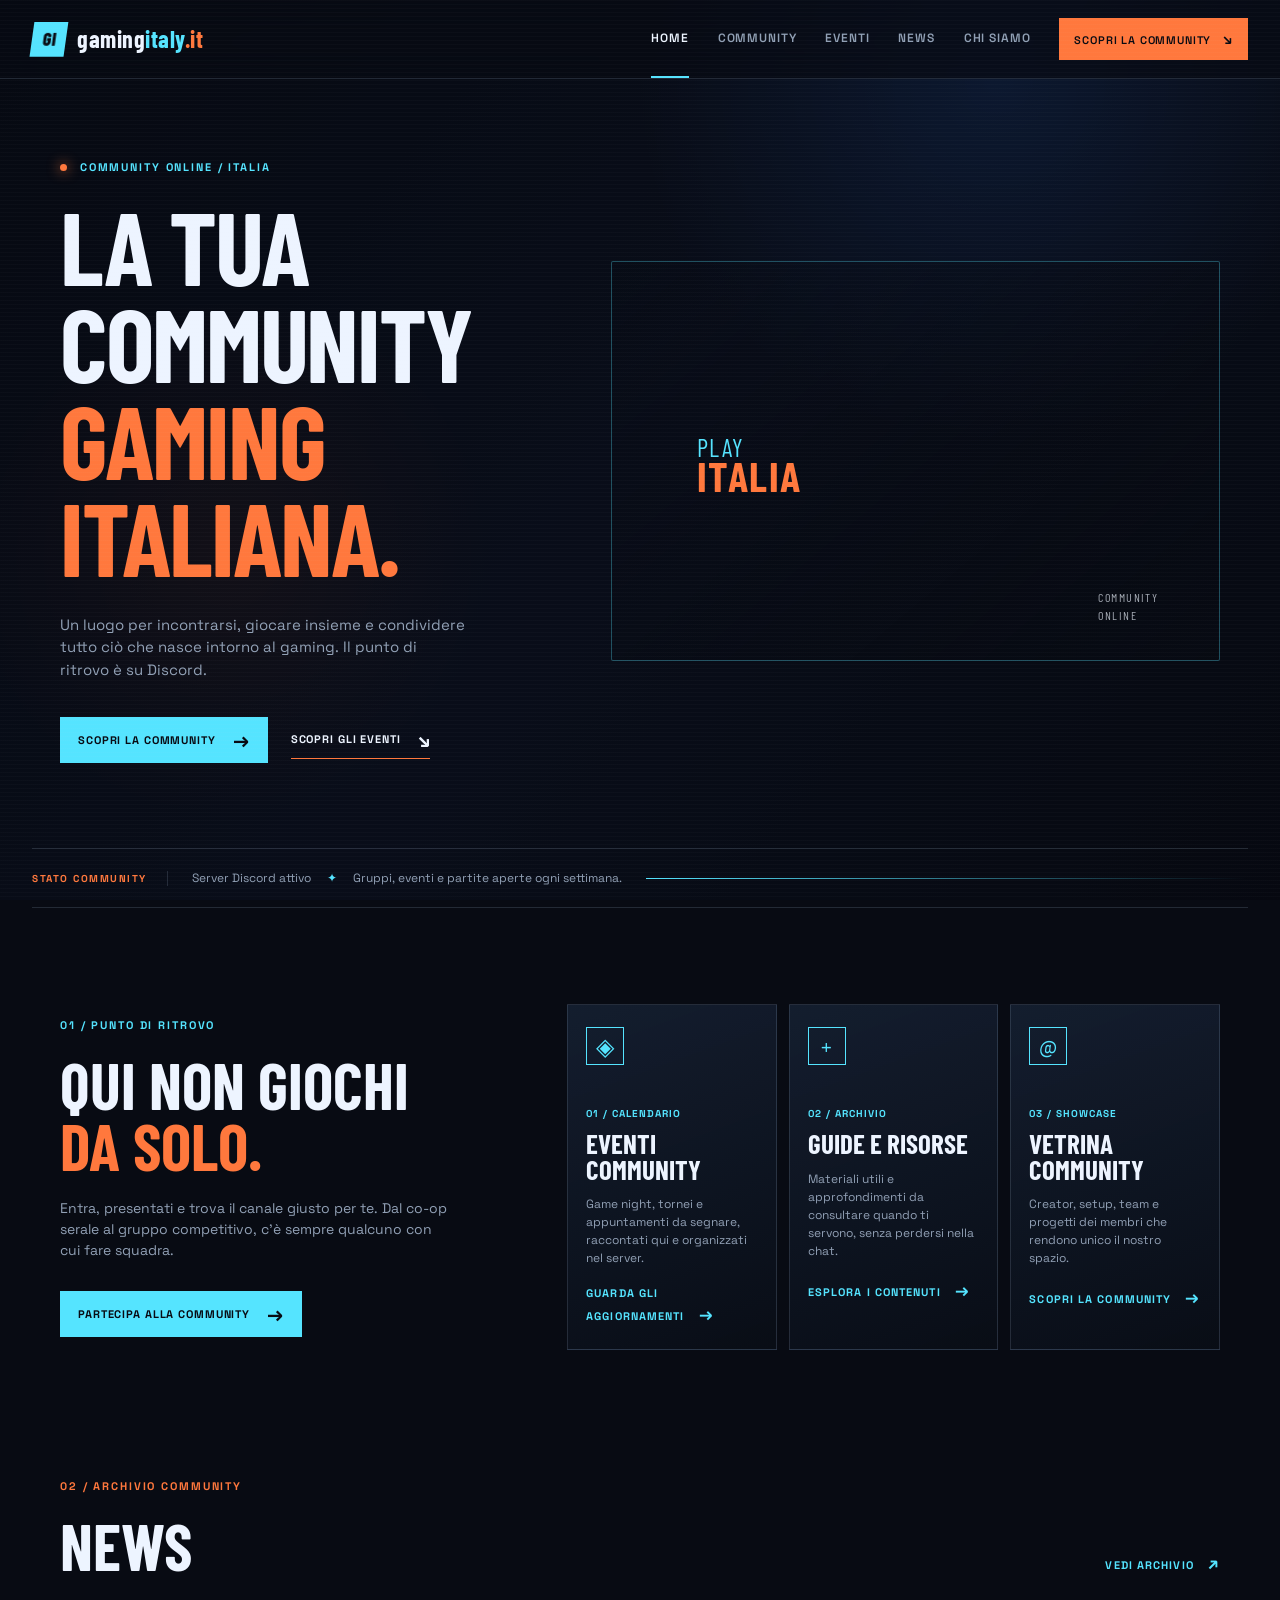
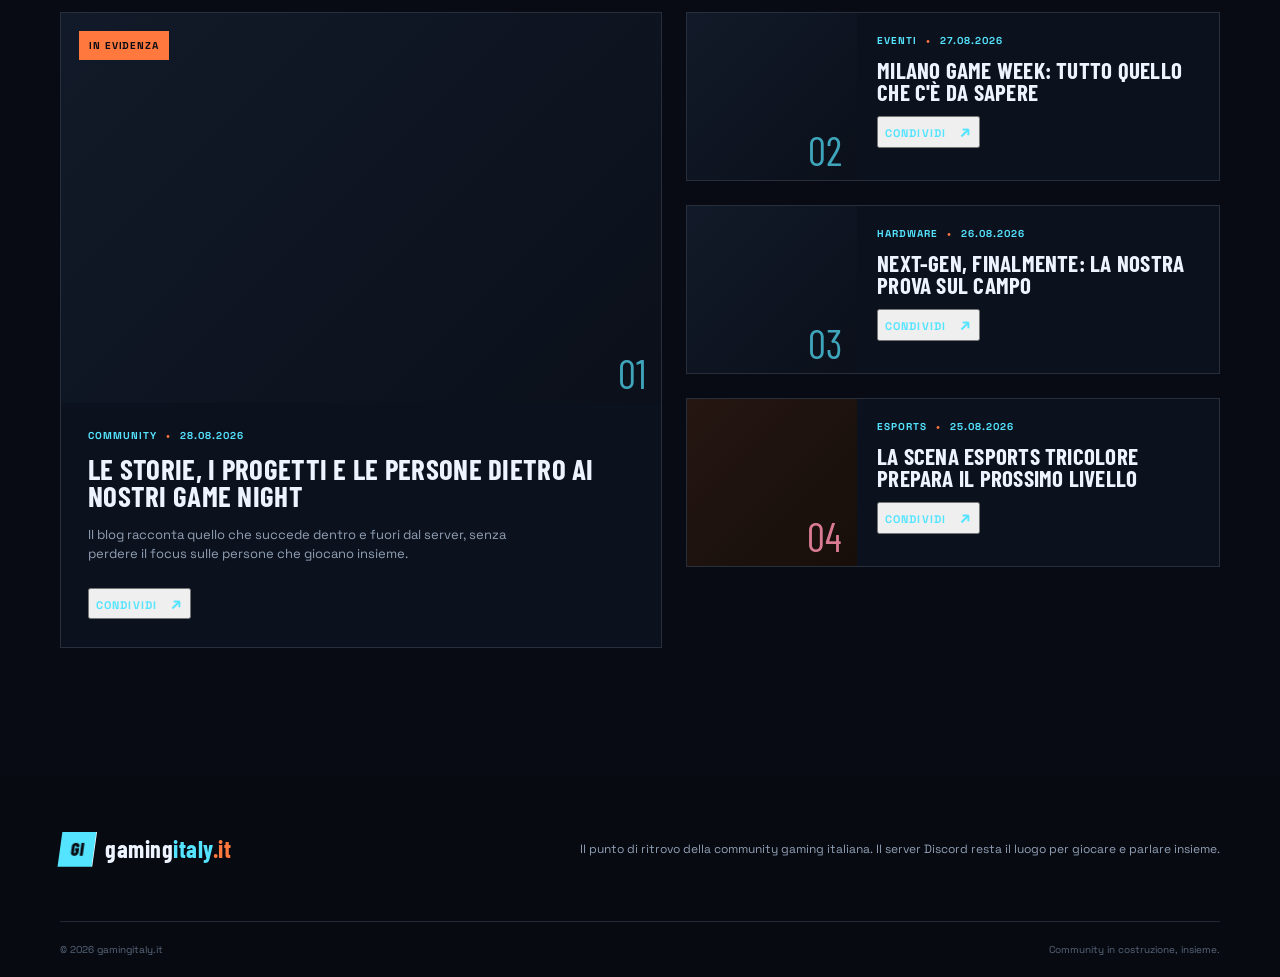
<file: index.html>
<!doctype html>
<html lang="it">
<head>
  <meta charset="UTF-8">
  <meta name="viewport" content="width=device-width, initial-scale=1.0">
  <meta name="description" content="Gaming Italy: trova giocatori, partecipa agli eventi ed entra nella community italiana su Discord.">
  <title>gamingitaly.it | Il gaming parla italiano</title>
  <link rel="preconnect" href="https://fonts.googleapis.com">
  <link rel="preconnect" href="https://fonts.gstatic.com" crossorigin>
  <link href="https://fonts.googleapis.com/css2?family=Barlow+Condensed:wght@500;600;700;800&family=Space+Grotesk:wght@400;500;600;700&display=swap" rel="stylesheet">
  <link rel="stylesheet" href="style.css">
  <script src="script.js" defer></script>
</head>
<body>
  <div class="scanlines" aria-hidden="true"></div>

  <header class="site-header">
    <nav class="navbar" aria-label="Navigazione principale">
      <a class="brand" href="#top" aria-label="Gaming Italy home">
        <span class="brand-mark">GI</span>
        <span class="brand-name">gaming<span>italy</span><b>.it</b></span>
      </a>

      <button class="menu-toggle" type="button" aria-expanded="false" aria-controls="primary-menu" aria-label="Apri menu">
        <span></span><span></span><span></span>
      </button>

      <div class="nav-menu" id="primary-menu">
        <a class="nav-link active" href="#top">Home</a>
        <a class="nav-link" href="#community">Community</a>
        <a class="nav-link" href="#eventi">Eventi</a>
        <a class="nav-link" href="#notizie">News</a>
        <a class="nav-link" href="#chi-siamo">Chi siamo</a>
        <a class="nav-cta" href="#community">Scopri la community <span aria-hidden="true">↘</span></a>
      </div>
    </nav>
  </header>

  <main id="top">
    <section class="hero section-shell" aria-labelledby="hero-title">
      <div class="hero-copy">
        <p class="eyebrow"><span class="status-dot"></span> Community online / Italia</p>
        <h1 id="hero-title">La tua community<br><em>gaming italiana.</em></h1>
        <p class="hero-intro">Un luogo per incontrarsi, giocare insieme e condividere tutto ciò che nasce intorno al gaming. Il punto di ritrovo è su Discord.</p>
        <div class="hero-actions">
          <a class="button button-primary" href="#community">Scopri la community <span aria-hidden="true">→</span></a>
          <a class="button button-quiet" href="#eventi">Scopri gli eventi <span aria-hidden="true">↘</span></a>
        </div>
      </div>
      <div class="hero-visual" aria-label="Immagine di una sessione gaming competitiva" role="img">
        <div class="hero-label">PLAY<br><strong>ITALIA</strong></div>
        <div class="hero-coordinate">COMMUNITY<br>ONLINE</div>
      </div>
    </section>

    <section class="ticker" aria-label="Ultimi aggiornamenti">
      <div class="ticker-label">Stato community</div>
      <p>Server Discord attivo <span>✦</span> Gruppi, eventi e partite aperte ogni settimana.</p>
      <div class="ticker-line"></div>
    </section>

    <section class="community-section section-shell" id="community" aria-labelledby="community-title">
      <div class="community-intro">
        <p class="eyebrow">01 / Punto di ritrovo</p>
        <h2 id="community-title">Qui non giochi<br><em>da solo.</em></h2>
        <p>Entra, presentati e trova il canale giusto per te. Dal co-op serale al gruppo competitivo, c'è sempre qualcuno con cui fare squadra.</p>
        <a class="button button-primary" href="#community">Partecipa alla community <span aria-hidden="true">→</span></a>
      </div>
      <div class="community-rail" id="eventi">
        <article class="community-card" id="eventi"><span class="community-icon">◈</span><p class="card-meta">01 / Calendario</p><h3>Eventi community</h3><p>Game night, tornei e appuntamenti da segnare, raccontati qui e organizzati nel server.</p><a class="read-link" href="#notizie">Guarda gli aggiornamenti <span aria-hidden="true">→</span></a></article>
        <article class="community-card"><span class="community-icon">+</span><p class="card-meta">02 / Archivio</p><h3>Guide e risorse</h3><p>Materiali utili e approfondimenti da consultare quando ti servono, senza perdersi nella chat.</p><a class="read-link" href="#notizie">Esplora i contenuti <span aria-hidden="true">→</span></a></article>
        <article class="community-card"><span class="community-icon">@</span><p class="card-meta">03 / Showcase</p><h3>Vetrina community</h3><p>Creator, setup, team e progetti dei membri che rendono unico il nostro spazio.</p><a class="read-link" href="#community">Scopri la community <span aria-hidden="true">→</span></a></article>
      </div>
    </section>

    <section class="news-section section-shell" id="notizie" aria-labelledby="news-title">
      <div class="section-heading">
        <div>
          <p class="eyebrow orange-eyebrow">02 / Archivio community</p>
          <h2 id="news-title">News</h2>
        </div>
        <a class="text-link" href="#notizie">Vedi archivio <span aria-hidden="true">↗</span></a>
      </div>

      <div class="news-layout">
        <article class="featured-card news-card">
          <div class="card-image image-featured"><span class="card-tag">In evidenza</span><span class="image-stamp">01</span></div>
          <div class="card-content">
            <p class="card-meta">Community <span>•</span> 28.08.2026</p>
            <h3>Le storie, i progetti e le persone dietro ai nostri game night</h3>
            <p class="card-excerpt">Il blog racconta quello che succede dentro e fuori dal server, senza perdere il focus sulle persone che giocano insieme.</p>
            <button class="read-link share-article" type="button" data-share="Le storie, i progetti e le persone dietro ai nostri game night">Condividi <span aria-hidden="true">↗</span></button>
          </div>
        </article>

        <div class="news-list">
          <article class="compact-card news-card">
            <div class="card-image image-compact image-city"><span class="image-stamp">02</span></div>
            <div class="card-content">
              <p class="card-meta">Eventi <span>•</span> 27.08.2026</p>
              <h3>Milano Game Week: tutto quello che c'è da sapere</h3>
              <button class="read-link share-article" type="button" data-share="Milano Game Week: tutto quello che c'è da sapere">Condividi <span aria-hidden="true">↗</span></button>
            </div>
          </article>
          <article class="compact-card news-card">
            <div class="card-image image-compact image-controller"><span class="image-stamp">03</span></div>
            <div class="card-content">
              <p class="card-meta">Hardware <span>•</span> 26.08.2026</p>
              <h3>Next-gen, finalmente: la nostra prova sul campo</h3>
              <button class="read-link share-article" type="button" data-share="Next-gen, finalmente: la nostra prova sul campo">Condividi <span aria-hidden="true">↗</span></button>
            </div>
          </article>
          <article class="compact-card news-card">
            <div class="card-image image-compact image-esports"><span class="image-stamp">04</span></div>
            <div class="card-content">
              <p class="card-meta">Esports <span>•</span> 25.08.2026</p>
              <h3>La scena esports tricolore prepara il prossimo livello</h3>
              <button class="read-link share-article" type="button" data-share="La scena esports tricolore prepara il prossimo livello">Condividi <span aria-hidden="true">↗</span></button>
            </div>
          </article>
        </div>
      </div>
    </section>

  </main>

  <footer class="site-footer" id="chi-siamo">
    <div class="section-shell footer-main">
      <a class="brand" href="#top" aria-label="Torna in cima">
        <span class="brand-mark">GI</span>
        <span class="brand-name">gaming<span>italy</span><b>.it</b></span>
      </a>
      <p class="footer-note">Il punto di ritrovo della community gaming italiana. Il server Discord resta il luogo per giocare e parlare insieme.</p>
    </div>
    <div class="section-shell footer-bottom">
      <span>© <span id="current-year">2026</span> gamingitaly.it</span>
      <div><span>Community in costruzione, insieme.</span></div>
    </div>
  </footer>
</body>
</html>
</file>
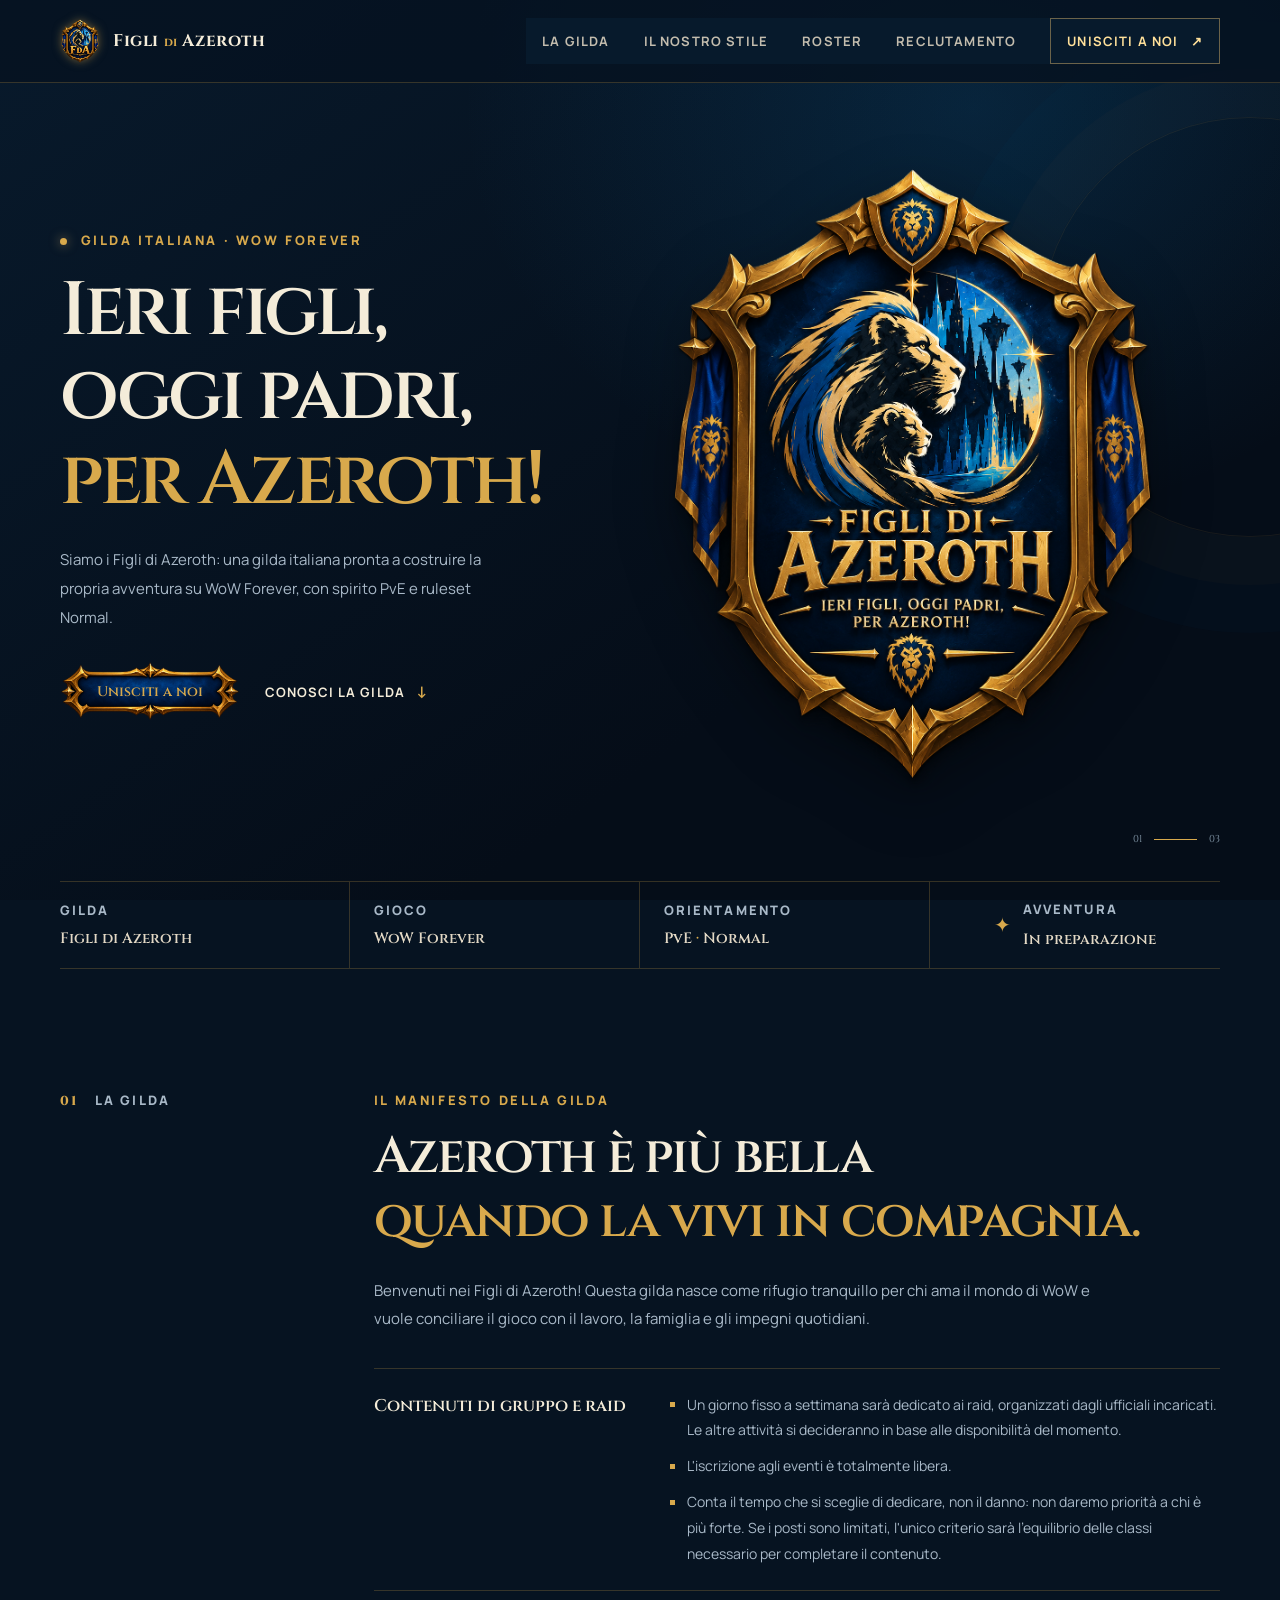
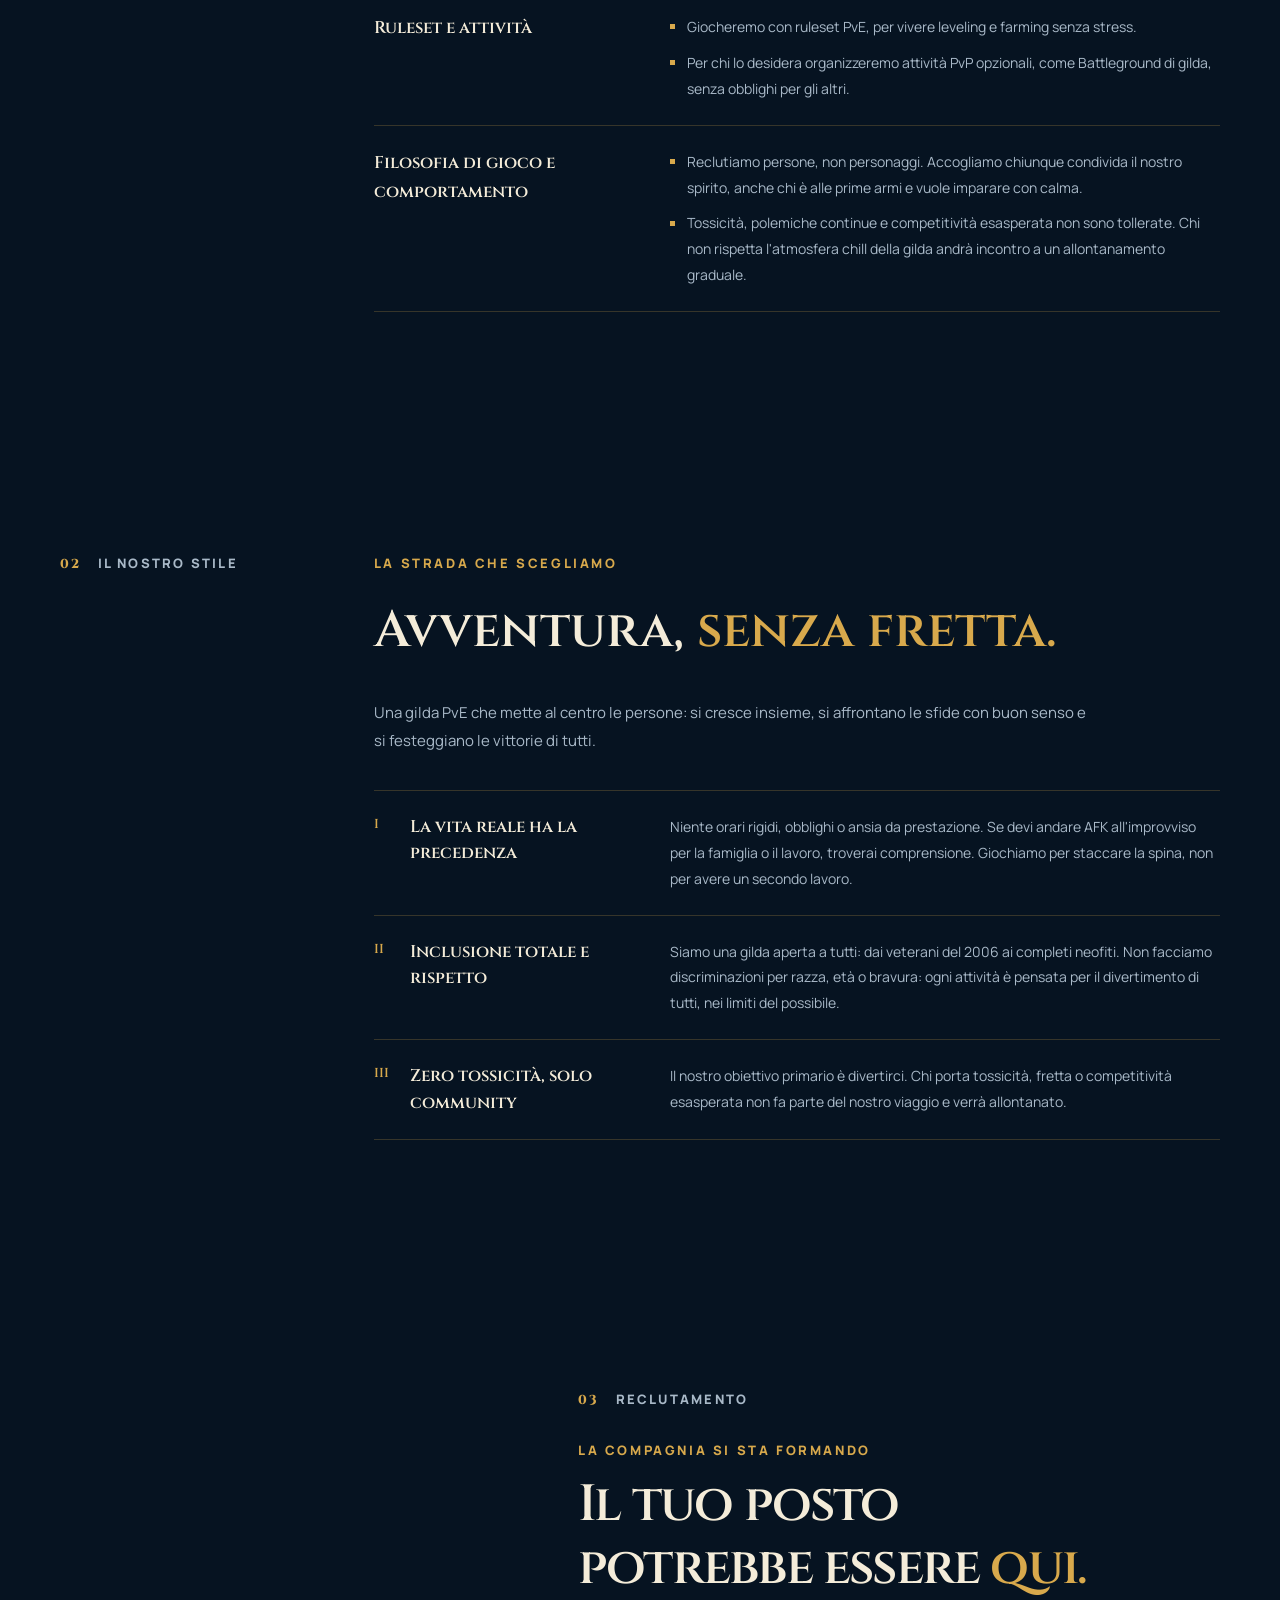
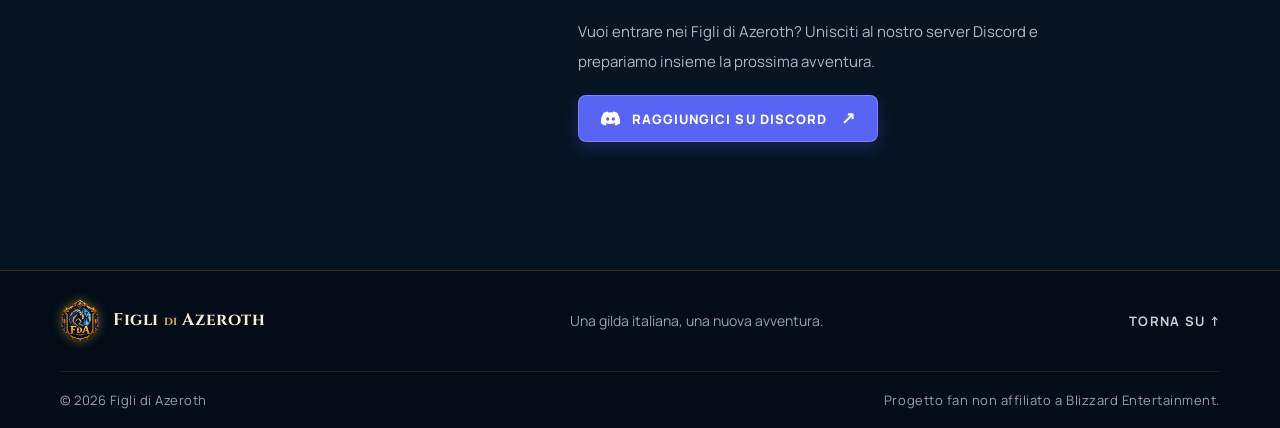
<file: figli-di-azeroth/index.html>
<!doctype html>
<html lang="it">
<head>
  <meta charset="UTF-8">
  <meta name="viewport" content="width=device-width, initial-scale=1.0">
  <meta name="theme-color" content="#061321">
  <meta name="description" content="Figli di Azeroth: gilda italiana di WoW Forever con ruleset PvE / Normal. Scopri la gilda e preparati a partire per Azeroth.">
  <title>Figli di Azeroth — Gilda italiana WoW Forever</title>
  <link rel="preconnect" href="https://fonts.googleapis.com">
  <link rel="preconnect" href="https://fonts.gstatic.com" crossorigin>
  <link href="https://fonts.googleapis.com/css2?family=Cinzel:wght@500;600;700;800&family=Manrope:wght@400;500;600;700&display=swap" rel="stylesheet">
  <link rel="stylesheet" href="style.css">
  <script src="script.js" defer></script>
</head>
<body>
  <div class="ambient" aria-hidden="true"></div>
  <header class="site-header">
    <nav class="nav wrap" aria-label="Navigazione principale">
      <a class="brand" href="#inizio" aria-label="Figli di Azeroth, home">
        <img class="brand-crest" src="icona.png" alt="" aria-hidden="true">
        <span class="brand-name">Figli <i>di</i> Azeroth</span>
      </a>
      <button class="menu-toggle" type="button" aria-expanded="false" aria-controls="site-menu" aria-label="Apri menu">
        <span></span><span></span><span></span>
      </button>
      <div class="menu" id="site-menu">
        <a href="#gilda">La gilda</a>
        <a href="#stile">Il nostro stile</a>
        <a href="roster.html">Roster</a>
        <a href="#reclutamento">Reclutamento</a>
        <a class="nav-cta" href="#reclutamento">Unisciti a noi <span aria-hidden="true">↗</span></a>
      </div>
    </nav>
  </header>

  <main id="inizio">
    <section class="hero wrap" aria-labelledby="hero-title">
      <div class="hero-copy">
        <p class="eyebrow"><span class="live-dot"></span> Gilda italiana · WoW Forever</p>
        <h1 id="hero-title">Ieri figli,<br>oggi padri,<br><em>per Azeroth!</em></h1>
        <p class="hero-lead">Siamo i Figli di Azeroth: una gilda italiana pronta a costruire la propria avventura su WoW Forever, con spirito PvE e ruleset Normal.</p>
        <div class="hero-actions">
          <a class="button button-gold" href="#reclutamento">Unisciti a noi</a>
          <a class="text-button" href="#gilda">Conosci la gilda <span aria-hidden="true">↓</span></a>
        </div>
      </div>
      <div class="hero-art">
        <img class="hero-logo" src="logo.png" alt="Stemma Figli di Azeroth: leoni, castello azzurro e motto Ieri figli, oggi padri, per Azeroth!">
      </div>
      <div class="hero-index" aria-hidden="true">01 <span></span> 03</div>
    </section>

    <section class="facts wrap" aria-label="Informazioni sulla gilda">
      <div class="fact"><span class="fact-label">Gilda</span><strong>Figli di Azeroth</strong></div>
      <div class="fact"><span class="fact-label">Gioco</span><strong>WoW Forever</strong></div>
      <div class="fact"><span class="fact-label">Orientamento</span><strong>PvE <i>·</i> Normal</strong></div>
      <div class="fact fact-status"><span class="status-icon">✦</span><span><span class="fact-label">Avventura</span><strong>In preparazione</strong></span></div>
    </section>

    <section class="intro section wrap" id="gilda" aria-labelledby="guild-title">
      <div class="section-kicker"><span>01</span> La gilda</div>
      <div class="intro-content">
        <p class="eyebrow">Il manifesto della gilda</p>
        <h2 id="guild-title">Azeroth è più bella<br><em>quando la vivi in compagnia.</em></h2>
        <p class="manifesto-lead">Benvenuti nei Figli di Azeroth! Questa gilda nasce come rifugio tranquillo per chi ama il mondo di WoW e vuole conciliare il gioco con il lavoro, la famiglia e gli impegni quotidiani.</p>
        <div class="manifesto">
          <article class="manifesto-topic">
            <h3>Contenuti di gruppo e raid</h3>
            <ul>
              <li>Un giorno fisso a settimana sarà dedicato ai raid, organizzati dagli ufficiali incaricati. Le altre attività si decideranno in base alle disponibilità del momento.</li>
              <li>L'iscrizione agli eventi è totalmente libera.</li>
              <li>Conta il tempo che si sceglie di dedicare, non il danno: non daremo priorità a chi è più forte. Se i posti sono limitati, l'unico criterio sarà l'equilibrio delle classi necessario per completare il contenuto.</li>
            </ul>
          </article>
          <article class="manifesto-topic">
            <h3>Ruleset e attività</h3>
            <ul>
              <li>Giocheremo con ruleset PvE, per vivere leveling e farming senza stress.</li>
              <li>Per chi lo desidera organizzeremo attività PvP opzionali, come Battleground di gilda, senza obblighi per gli altri.</li>
            </ul>
          </article>
          <article class="manifesto-topic">
            <h3>Filosofia di gioco e comportamento</h3>
            <ul>
              <li>Reclutiamo persone, non personaggi. Accogliamo chiunque condivida il nostro spirito, anche chi è alle prime armi e vuole imparare con calma.</li>
              <li>Tossicità, polemiche continue e competitività esasperata non sono tollerate. Chi non rispetta l'atmosfera chill della gilda andrà incontro a un allontanamento graduale.</li>
            </ul>
          </article>
        </div>
      </div>
    </section>

    <section class="style-section section wrap" id="stile" aria-labelledby="style-title">
      <div class="section-kicker"><span>02</span> Il nostro stile</div>
      <div class="style-content">
        <p class="eyebrow">La strada che scegliamo</p>
        <h2 id="style-title">Avventura, <em>senza fretta.</em></h2>
        <p class="style-lead">Una gilda PvE che mette al centro le persone: si cresce insieme, si affrontano le sfide con buon senso e si festeggiano le vittorie di tutti.</p>
        <div class="pillars">
          <article class="pillar">
            <h3><span class="pillar-number">I</span>La vita reale ha la precedenza</h3><p>Niente orari rigidi, obblighi o ansia da prestazione. Se devi andare AFK all'improvviso per la famiglia o il lavoro, troverai comprensione. Giochiamo per staccare la spina, non per avere un secondo lavoro.</p>
          </article>
          <article class="pillar">
            <h3><span class="pillar-number">II</span>Inclusione totale e rispetto</h3><p>Siamo una gilda aperta a tutti: dai veterani del 2006 ai completi neofiti. Non facciamo discriminazioni per razza, età o bravura: ogni attività è pensata per il divertimento di tutti, nei limiti del possibile.</p>
          </article>
          <article class="pillar">
            <h3><span class="pillar-number">III</span>Zero tossicità, solo community</h3><p>Il nostro obiettivo primario è divertirci. Chi porta tossicità, fretta o competitività esasperata non fa parte del nostro viaggio e verrà allontanato.</p>
          </article>
        </div>
      </div>
    </section>

    <section class="join section wrap" id="reclutamento" aria-labelledby="join-title">
      <div class="join-emblem">
        <img class="join-logo" src="logo_small.png?v=2" alt="Stemma dei Figli di Azeroth">
      </div>
      <div class="join-copy">
        <div class="section-kicker"><span>03</span> Reclutamento</div>
        <p class="eyebrow">La compagnia si sta formando</p>
        <h2 id="join-title">Il tuo posto<br>potrebbe essere <em>qui.</em></h2>
        <p>Vuoi entrare nei Figli di Azeroth? Unisciti al nostro server Discord e prepariamo insieme la prossima avventura.</p>
        <a class="button discord-cta" href="https://discord.gg/UzZQa9hVy2" target="_blank" rel="noopener noreferrer">
          <svg class="discord-icon" viewBox="0 0 24 24" aria-hidden="true" focusable="false"><path d="M19.7 5.3a18 18 0 0 0-4.4-1.4l-.6 1.2a16.5 16.5 0 0 0-5.4 0l-.6-1.2a18 18 0 0 0-4.4 1.4C1.5 9.4.7 13.4 1.1 17.4a18 18 0 0 0 5.4 2.7l1.2-2a11 11 0 0 1-1.9-.9l.5-.4a12.8 12.8 0 0 0 11.4 0l.5.4a11 11 0 0 1-1.9.9l1.2 2a18 18 0 0 0 5.4-2.7c.5-4.6-.8-8.6-3.2-12.1ZM8.8 14.7c-1 0-1.8-.9-1.8-2s.8-2 1.8-2 1.8.9 1.8 2-.8 2-1.8 2Zm6.4 0c-1 0-1.8-.9-1.8-2s.8-2 1.8-2 1.8.9 1.8 2-.8 2-1.8 2Z"/></svg>
          Raggiungici su Discord <span class="discord-arrow" aria-hidden="true">↗</span>
        </a>
      </div>
    </section>
  </main>

  <footer class="footer">
    <div class="wrap footer-main">
      <a class="brand" href="#inizio" aria-label="Torna all'inizio">
        <img class="brand-crest" src="icona.png" alt="" aria-hidden="true">
        <span class="brand-name">Figli <i>di</i> Azeroth</span>
      </a>
      <p>Una gilda italiana, una nuova avventura.</p>
      <a class="back-top" href="#inizio">Torna su ↑</a>
    </div>
    <div class="wrap footer-bottom"><span>© <span id="current-year"></span> Figli di Azeroth</span><span>Progetto fan non affiliato a Blizzard Entertainment.</span></div>
  </footer>
</body>
</html>
</file>
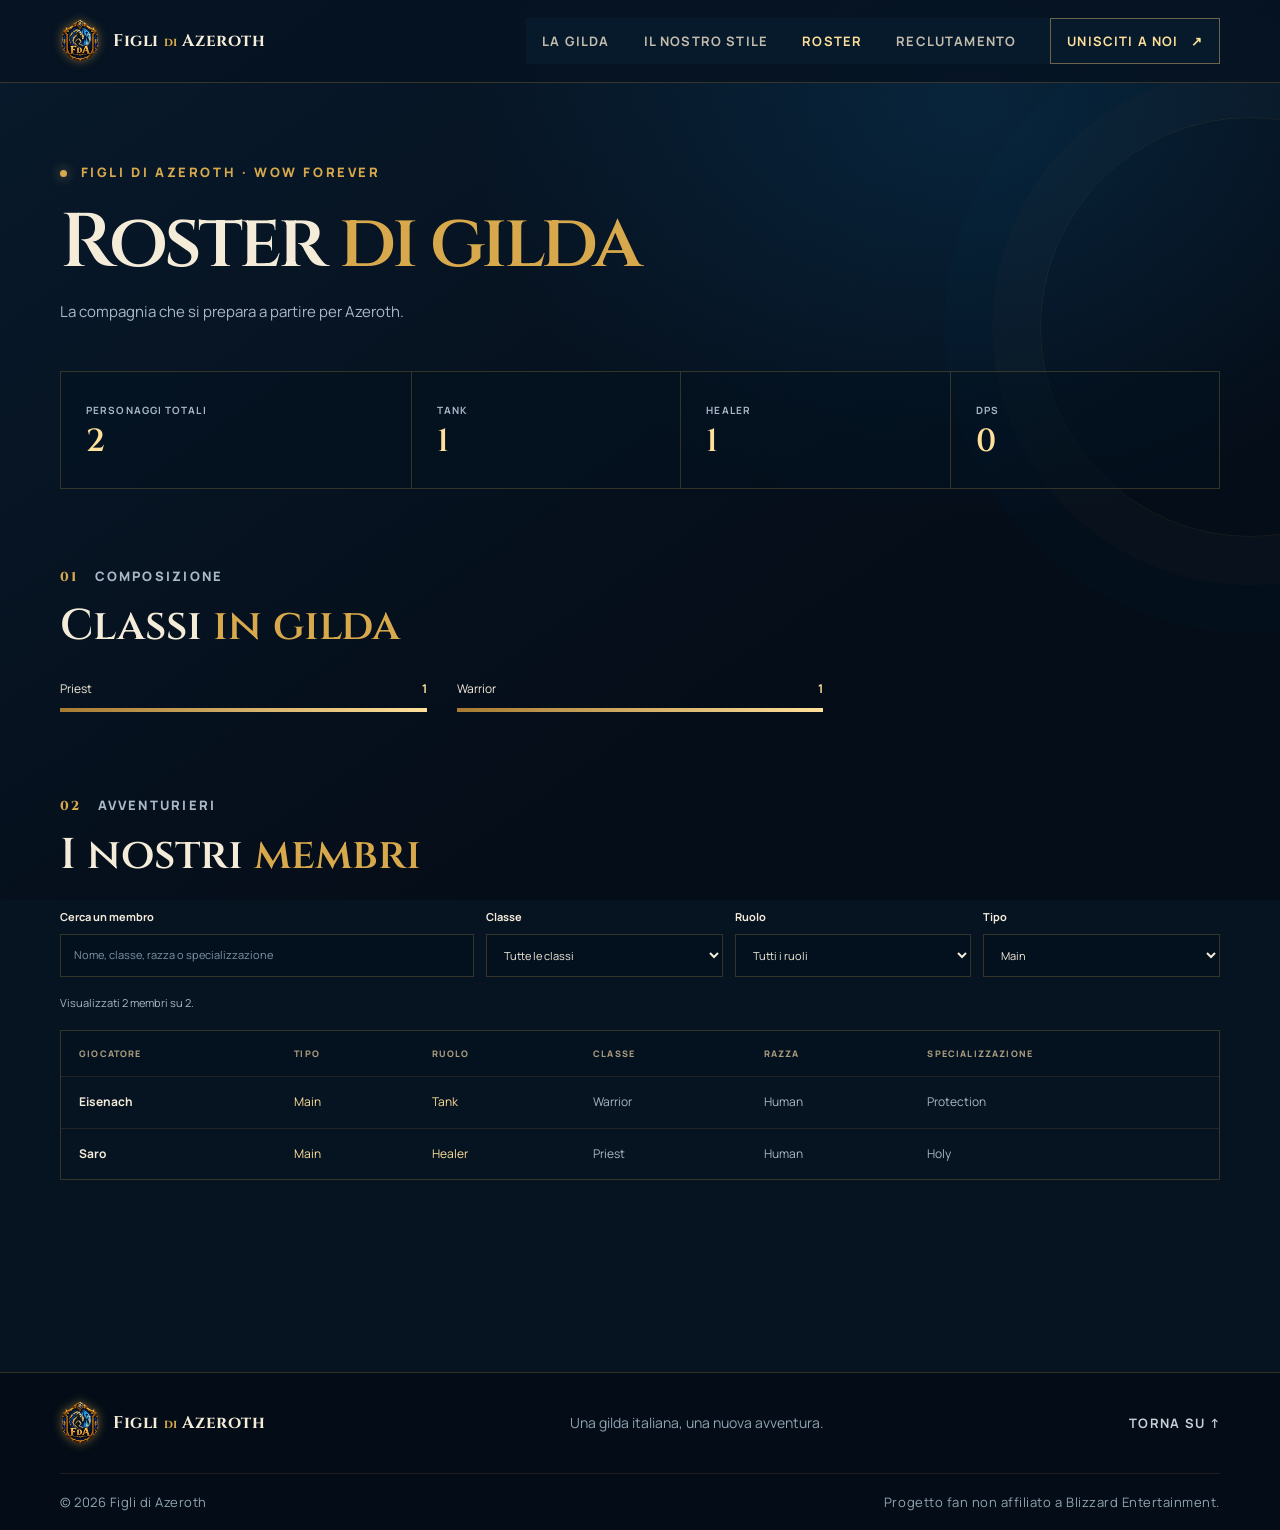
<file: figli-di-azeroth/roster.html>
<!doctype html>
<html lang="it">
<head>
  <meta charset="UTF-8">
  <meta name="viewport" content="width=device-width, initial-scale=1.0">
  <meta name="theme-color" content="#061321">
  <meta name="description" content="Consulta il roster dei Figli di Azeroth e le statistiche della gilda.">
  <title>Roster — Figli di Azeroth</title>
  <link rel="preconnect" href="https://fonts.googleapis.com">
  <link rel="preconnect" href="https://fonts.gstatic.com" crossorigin>
  <link href="https://fonts.googleapis.com/css2?family=Cinzel:wght@500;600;700;800&family=Manrope:wght@400;500;600;700&display=swap" rel="stylesheet">
  <link rel="stylesheet" href="style.css">
  <script src="script.js" defer></script>
  <script src="roster.js" defer></script>
</head>
<body>
  <div class="ambient" aria-hidden="true"></div>
  <header class="site-header">
    <nav class="nav wrap" aria-label="Navigazione principale">
      <a class="brand" href="index.html#inizio" aria-label="Figli di Azeroth, home">
        <img class="brand-crest" src="icona.png" alt="" aria-hidden="true">
        <span class="brand-name">Figli <i>di</i> Azeroth</span>
      </a>
      <button class="menu-toggle" type="button" aria-expanded="false" aria-controls="site-menu" aria-label="Apri menu">
        <span></span><span></span><span></span>
      </button>
      <div class="menu" id="site-menu">
        <a href="index.html#gilda">La gilda</a>
        <a href="index.html#stile">Il nostro stile</a>
        <a href="roster.html" aria-current="page">Roster</a>
        <a href="index.html#reclutamento">Reclutamento</a>
        <a class="nav-cta" href="index.html#reclutamento">Unisciti a noi <span aria-hidden="true">↗</span></a>
      </div>
    </nav>
  </header>

  <main class="roster-page wrap">
    <section class="roster-heading" aria-labelledby="roster-title">
      <p class="eyebrow"><span class="live-dot"></span> Figli di Azeroth · WoW Forever</p>
      <h1 id="roster-title">Roster <em>di gilda</em></h1>
      <p>La compagnia che si prepara a partire per Azeroth.</p>
    </section>

    <section class="roster-dashboard" aria-label="Statistiche del roster" aria-live="polite">
      <article class="roster-stat roster-stat-total">
        <span class="roster-stat-label">Personaggi totali</span>
        <strong id="member-count">—</strong>
      </article>
      <article class="roster-stat">
        <span class="roster-stat-label">Tank</span>
        <strong id="tank-count">—</strong>
      </article>
      <article class="roster-stat">
        <span class="roster-stat-label">Healer</span>
        <strong id="healer-count">—</strong>
      </article>
      <article class="roster-stat">
        <span class="roster-stat-label">DPS</span>
        <strong id="dps-count">—</strong>
      </article>
    </section>

    <section class="roster-overview" aria-labelledby="class-heading">
      <div class="roster-section-heading">
        <p class="section-kicker"><span>01</span> Composizione</p>
        <h2 id="class-heading">Classi <em>in gilda</em></h2>
      </div>
      <div class="class-breakdown" id="class-breakdown" aria-live="polite"></div>
    </section>

    <section class="roster-members" aria-labelledby="members-heading">
      <div class="roster-section-heading">
        <p class="section-kicker"><span>02</span> Avventurieri</p>
        <h2 id="members-heading">I nostri <em>membri</em></h2>
      </div>
      <div class="roster-filters">
        <div class="roster-filter-field">
          <label for="roster-search">Cerca un membro</label>
          <input id="roster-search" class="roster-search" type="search" placeholder="Nome, classe, razza o specializzazione" autocomplete="off">
        </div>
        <div class="roster-filter-field">
          <label for="class-filter">Classe</label>
          <select id="class-filter" class="roster-select">
            <option value="">Tutte le classi</option>
            <option value="Warrior">Warrior</option>
            <option value="Rogue">Rogue</option>
            <option value="Warlock">Warlock</option>
            <option value="Druid">Druid</option>
            <option value="Mage">Mage</option>
            <option value="Priest">Priest</option>
            <option value="Hunter">Hunter</option>
            <option value="Paladin">Paladin</option>
            <option value="Shaman">Shaman</option>
          </select>
        </div>
        <div class="roster-filter-field">
          <label for="role-filter">Ruolo</label>
          <select id="role-filter" class="roster-select">
            <option value="">Tutti i ruoli</option>
            <option value="Tank">Tank</option>
            <option value="Healer">Healer</option>
            <option value="DPS">DPS</option>
          </select>
        </div>
        <div class="roster-filter-field">
          <label for="type-filter">Tipo</label>
          <select id="type-filter" class="roster-select">
            <option value="Main" selected>Main</option>
            <option value="Alt">Alt</option>
          </select>
        </div>
      </div>
      <p class="roster-status" id="roster-status" role="status">Caricamento roster…</p>
      <div class="roster-table-wrap">
        <table class="roster-table">
          <thead>
            <tr>
              <th scope="col">Giocatore</th>
              <th scope="col">Tipo</th>
              <th scope="col">Ruolo</th>
              <th scope="col">Classe</th>
              <th scope="col">Razza</th>
              <th scope="col">Specializzazione</th>
            </tr>
          </thead>
          <tbody id="roster-body"></tbody>
        </table>
      </div>
    </section>

  </main>

  <footer class="footer">
    <div class="wrap footer-main">
      <a class="brand" href="index.html#inizio" aria-label="Torna alla pagina della gilda">
        <img class="brand-crest" src="icona.png" alt="" aria-hidden="true">
        <span class="brand-name">Figli <i>di</i> Azeroth</span>
      </a>
      <p>Una gilda italiana, una nuova avventura.</p>
      <a class="back-top" href="#roster-title">Torna su ↑</a>
    </div>
    <div class="wrap footer-bottom"><span>© <span id="current-year"></span> Figli di Azeroth</span><span>Progetto fan non affiliato a Blizzard Entertainment.</span></div>
  </footer>
</body>
</html>
</file>
<file: style.css>
:root {
  --ink: #080b13;
  --panel: #0e1420;
  --panel-soft: #121b2a;
  --line: rgba(163, 183, 210, 0.18);
  --muted: #91a0b5;
  --paper: #edf4ff;
  --cyan: #55e4ff;
  --blue: #3681ff;
  --orange: #ff783d;
  --orange-soft: #ffb06a;
  --display: "Barlow Condensed", Impact, sans-serif;
  --body: "Space Grotesk", sans-serif;
}

body .hero-visual { overflow: hidden; border-radius: 2px; background-image: linear-gradient(140deg, rgba(8, 11, 19, .12), rgba(8, 11, 19, .7)), url("https://images.unsplash.com/photo-1542751371-adc38448a05e?auto=format&fit=crop&w=1200&q=85"); clip-path: none; }
body .hero-visual { animation: hero-reveal .9s .1s ease-out both; }
@keyframes hero-reveal { from { opacity: 0; transform: translateY(12px); } to { opacity: 1; transform: none; } }
* { box-sizing: border-box; }
html { scroll-behavior: smooth; }
body { margin: 0; color: var(--paper); background: var(--ink); font-family: var(--body); line-height: 1.5; }
a { color: inherit; text-decoration: none; }
button, input { font: inherit; }
button, a { -webkit-tap-highlight-color: transparent; }

body::before { content: ""; position: fixed; z-index: -2; inset: 0; opacity: .55; background: radial-gradient(circle at 78% 9%, rgba(45, 125, 255, .18), transparent 28%), radial-gradient(circle at 18% 62%, rgba(255, 101, 53, .08), transparent 22%), linear-gradient(130deg, #070a12 0%, #0b1220 52%, #070910 100%); }
.scanlines { position: fixed; z-index: 10; pointer-events: none; inset: 0; opacity: .045; background: repeating-linear-gradient(0deg, transparent, transparent 3px, #fff 4px); }
.section-shell { width: min(1160px, calc(100% - 64px)); margin: 0 auto; }
.sr-only { position: absolute; width: 1px; height: 1px; padding: 0; margin: -1px; overflow: hidden; clip: rect(0, 0, 0, 0); white-space: nowrap; border: 0; }

.site-header { position: relative; z-index: 5; border-bottom: 1px solid var(--line); background: rgba(8, 11, 19, .7); backdrop-filter: blur(16px); }
.navbar { display: flex; align-items: center; justify-content: space-between; width: min(1290px, calc(100% - 64px)); min-height: 76px; margin: 0 auto; }
.brand { display: inline-flex; align-items: center; gap: 11px; }
.brand-mark { display: grid; width: 34px; height: 34px; place-items: center; color: var(--ink); background: var(--cyan); font-family: var(--display); font-size: 18px; font-weight: 800; transform: skew(-8deg); }
.brand-name { font-family: var(--display); font-size: 24px; font-weight: 700; letter-spacing: .5px; }
.brand-name span { color: var(--cyan); }.brand-name b { color: var(--orange); font-weight: 700; }
.nav-menu { display: flex; align-items: center; gap: 29px; color: var(--muted); font-size: 12px; font-weight: 600; letter-spacing: .07em; text-transform: uppercase; }
.nav-link { padding: 29px 0; border-bottom: 2px solid transparent; transition: color .2s, border-color .2s; }.nav-link:hover, .nav-link.active { color: var(--paper); border-color: var(--cyan); }
.nav-cta { padding: 10px 15px; color: var(--ink); background: var(--orange); font-size: 11px; transition: background .2s, transform .2s; }.nav-cta:hover { background: var(--orange-soft); transform: translateY(-2px); }.nav-cta span { margin-left: 8px; font-size: 15px; }
.menu-toggle { display: none; border: 0; background: transparent; cursor: pointer; }.menu-toggle span { display: block; width: 24px; height: 2px; margin: 5px; background: var(--cyan); }

.hero { display: grid; grid-template-columns: .95fr 1.05fr; align-items: center; min-height: 570px; padding: 80px 0 85px; }.hero-copy { position: relative; z-index: 1; }.eyebrow { margin: 0 0 21px; color: var(--cyan); font-size: 11px; font-weight: 700; letter-spacing: .17em; text-transform: uppercase; }.status-dot { display: inline-block; width: 7px; height: 7px; margin-right: 8px; border-radius: 50%; background: var(--orange); box-shadow: 0 0 13px var(--orange); }
h1, h2, h3, p { margin-top: 0; }h1, h2, h3 { font-family: var(--display); line-height: .95; text-transform: uppercase; }h1 { max-width: 540px; margin-bottom: 28px; font-size: clamp(64px, 8vw, 112px); letter-spacing: -.02em; }h1 em, h2 em { color: var(--orange); font-style: normal; } .hero-intro { max-width: 405px; margin-bottom: 36px; color: var(--muted); font-size: 15px; }
.hero-actions { display: flex; flex-wrap: wrap; align-items: center; gap: 23px; }.button { display: inline-flex; align-items: center; justify-content: center; gap: 17px; min-height: 46px; padding: 0 18px; border: 0; cursor: pointer; font-size: 11px; font-weight: 700; letter-spacing: .08em; text-transform: uppercase; transition: transform .2s, background .2s; }.button:hover { transform: translateY(-3px); }.button-primary { color: var(--ink); background: var(--cyan); }.button-primary:hover { background: #9af1ff; }.button-quiet { min-height: auto; padding: 10px 0; border-bottom: 1px solid var(--orange); color: var(--paper); }.button span { font-size: 20px; line-height: 0; }
.hero-visual { position: relative; min-height: 400px; overflow: hidden; border: 1px solid rgba(85, 228, 255, .32); background: linear-gradient(140deg, rgba(20, 35, 59, .7), rgba(7, 11, 21, .85)), url("https://images.unsplash.com/photo-1550745165-9bc0b252726f?auto=format&fit=crop&w=1200&q=85") center/cover; clip-path: polygon(8% 0, 100% 0, 92% 100%, 0 100%); }.hero-grid { position: absolute; inset: 48% -10% -20%; opacity: .45; transform: perspective(260px) rotateX(58deg); background: linear-gradient(rgba(85, 228, 255, .45) 1px, transparent 1px), linear-gradient(90deg, rgba(85, 228, 255, .45) 1px, transparent 1px); background-size: 34px 34px; }.hero-sun { position: absolute; top: 20%; left: 51%; width: 165px; height: 165px; border: 2px solid var(--orange); border-radius: 50%; box-shadow: 0 0 45px rgba(255, 120, 61, .6), inset 0 0 35px rgba(255, 120, 61, .25); background: radial-gradient(circle, rgba(255, 151, 91, .78), rgba(255, 87, 43, .12) 58%, transparent 62%); }.hero-orbit { position: absolute; border: 1px solid rgba(85, 228, 255, .8); border-radius: 50%; transform: rotate(-23deg); }.orbit-one { top: 17%; left: 25%; width: 440px; height: 210px; }.orbit-two { top: 30%; left: 10%; width: 590px; height: 125px; border-color: rgba(255, 120, 61, .5); }.hero-label { position: absolute; top: 44%; left: 14%; color: var(--cyan); font-family: var(--display); font-size: 25px; line-height: .82; letter-spacing: .06em; }.hero-label strong { color: var(--orange); font-size: 42px; }.hero-coordinate { position: absolute; right: 10%; bottom: 9%; color: rgba(237, 244, 255, .68); font-family: var(--display); font-size: 12px; letter-spacing: .12em; }

.ticker { display: flex; align-items: center; gap: 24px; width: min(1290px, calc(100% - 64px)); min-height: 60px; margin: 0 auto 96px; border-top: 1px solid var(--line); border-bottom: 1px solid var(--line); color: var(--muted); font-size: 12px; }.ticker-label { padding: 0 20px 0 0; border-right: 1px solid var(--line); color: var(--orange); font-size: 10px; font-weight: 700; letter-spacing: .15em; text-transform: uppercase; }.ticker p { margin: 0; }.ticker p span { margin: 0 13px; color: var(--cyan); }.ticker-line { flex: 1; height: 1px; background: linear-gradient(90deg, var(--cyan), transparent); }
.community-section { display: grid; grid-template-columns: .8fr 1.2fr; gap: 72px; align-items: center; padding-bottom: 128px; }.community-intro h2 { margin: 0 0 22px; font-size: clamp(50px, 5vw, 72px); }.community-intro > p:not(.eyebrow) { max-width: 390px; margin-bottom: 30px; color: var(--muted); font-size: 14px; }.community-rail { display: grid; grid-template-columns: repeat(3, 1fr); gap: 12px; }.community-card { min-height: 295px; padding: 22px 18px; border: 1px solid var(--line); background: linear-gradient(160deg, rgba(24, 37, 57, .72), rgba(10, 14, 23, .8)); transition: border-color .25s, transform .25s; }.community-card:hover { border-color: var(--orange); transform: translateY(-5px); }.community-icon { display: grid; width: 38px; height: 38px; margin-bottom: 41px; place-items: center; border: 1px solid var(--cyan); color: var(--cyan); font-family: var(--display); font-size: 24px; }.community-card .card-meta { margin-bottom: 10px; }.community-card h3 { margin-bottom: 13px; font-size: 27px; }.community-card > p:not(.card-meta) { min-height: 66px; margin-bottom: 18px; color: var(--muted); font-size: 12px; }
.section-heading { display: flex; align-items: end; justify-content: space-between; margin-bottom: 35px; }.orange-eyebrow { color: var(--orange); }.section-heading h2 { margin: 0; font-size: clamp(45px, 5vw, 68px); }.text-link, .read-link { color: var(--cyan); font-size: 11px; font-weight: 700; letter-spacing: .1em; text-transform: uppercase; }.text-link span, .read-link span { margin-left: 10px; font-size: 17px; }.news-layout { display: grid; grid-template-columns: 1.06fr .94fr; gap: 24px; }.news-card { border: 1px solid var(--line); background: rgba(14, 20, 32, .82); transition: border-color .25s, transform .25s; }.news-card:hover { border-color: rgba(85, 228, 255, .7); transform: translateY(-4px); }.card-image { position: relative; overflow: hidden; background-color: var(--panel-soft); background-position: center; background-size: cover; }.card-image::after { content: ""; position: absolute; inset: 0; background: linear-gradient(135deg, rgba(8, 11, 19, .05), rgba(8, 11, 19, .7)); }.image-featured { min-height: 390px; background-image: url("https://images.unsplash.com/photo-1593305841991-05c297ba4575?auto=format&fit=crop&w=1100&q=85"); }.image-city { background-image: url("https://images.unsplash.com/photo-1542751371-adc38448a05e?auto=format&fit=crop&w=500&q=85"); }.image-controller { background-image: url("https://images.unsplash.com/photo-1603481546238-487240415921?auto=format&fit=crop&w=500&q=85"); }.image-esports { background-image: url("https://images.unsplash.com/photo-1542751371-adc38448a05e?auto=format&fit=crop&w=500&q=85"); filter: saturate(.8) hue-rotate(150deg); }.card-tag, .image-stamp { position: absolute; z-index: 1; }.card-tag { top: 18px; left: 18px; padding: 7px 10px; color: var(--ink); background: var(--orange); font-size: 10px; font-weight: 700; letter-spacing: .09em; text-transform: uppercase; }.image-stamp { right: 15px; bottom: 10px; color: rgba(85, 228, 255, .7); font-family: var(--display); font-size: 40px; line-height: 1; }.card-content { padding: 25px 27px 28px; }.card-meta { margin-bottom: 12px; color: var(--cyan); font-size: 10px; font-weight: 700; letter-spacing: .1em; text-transform: uppercase; }.card-meta span { margin: 0 5px; color: var(--orange); }.card-content h3 { margin-bottom: 15px; font-size: 29px; letter-spacing: .01em; }.card-excerpt { max-width: 470px; margin-bottom: 24px; color: var(--muted); font-size: 13px; }.read-link { display: inline-block; }.news-list { display: flex; flex-direction: column; gap: 24px; }.compact-card { display: grid; grid-template-columns: 170px 1fr; min-height: 169px; }.compact-card .card-content { padding: 20px 20px 17px; }.compact-card .card-content h3 { margin-bottom: 13px; font-size: 23px; }.compact-card .card-image { min-height: 100%; }

.news-section { padding-bottom: 128px; }.newsletter-section { border-top: 1px solid rgba(85, 228, 255, .26); border-bottom: 1px solid var(--line); background: linear-gradient(110deg, rgba(19, 45, 72, .65), rgba(12, 18, 30, .45)); }.newsletter-inner { display: flex; align-items: center; justify-content: space-between; min-height: 280px; }.newsletter-inner h2 { margin: 0; font-size: clamp(44px, 5vw, 65px); }.newsletter-form { position: relative; display: grid; grid-template-columns: 1fr auto; width: min(475px, 100%); gap: 10px; }.newsletter-form input { min-width: 0; padding: 0 17px; border: 1px solid var(--line); outline: 0; color: var(--paper); background: rgba(8, 11, 19, .7); font-size: 12px; }.newsletter-form input:focus { border-color: var(--cyan); }.form-message { position: absolute; top: calc(100% + 10px); left: 0; margin: 0; color: var(--orange-soft); font-size: 11px; }.site-footer { background: #070a11; }.footer-main { display: flex; align-items: center; justify-content: space-between; min-height: 145px; }.footer-note { margin: 0; color: var(--muted); font-size: 12px; }.social-links { display: flex; gap: 8px; }.social-links a { display: grid; width: 31px; height: 31px; place-items: center; border: 1px solid var(--line); color: var(--cyan); font-size: 9px; font-weight: 700; }.social-links a:hover { border-color: var(--cyan); }.footer-bottom { display: flex; justify-content: space-between; padding: 20px 0; border-top: 1px solid var(--line); color: #59677b; font-size: 10px; }.footer-bottom div { display: flex; gap: 23px; }.footer-bottom a:hover { color: var(--paper); }

@media (max-width: 780px) { .section-shell, .navbar, .ticker { width: min(100% - 36px, 600px); }.navbar { min-height: 68px; }.menu-toggle { display: block; }.nav-menu { position: absolute; top: 68px; right: 18px; left: 18px; display: none; flex-direction: column; align-items: stretch; gap: 0; padding: 8px 18px 18px; border: 1px solid var(--line); background: rgba(8, 11, 19, .97); }.nav-menu.open { display: flex; }.nav-link { padding: 14px 0; }.nav-cta { margin-top: 9px; text-align: center; }.hero { display: block; min-height: auto; padding: 70px 0 50px; }.hero-visual { min-height: 280px; margin-top: 45px; }.ticker { margin-bottom: 70px; }.ticker-line { display: none; }.ticker p { font-size: 11px; }.community-section { display: block; padding-bottom: 82px; }.community-intro { margin-bottom: 45px; }.community-rail { grid-template-columns: 1fr; gap: 12px; }.community-card { min-height: 0; }.community-icon { margin-bottom: 25px; }.community-card > p:not(.card-meta) { min-height: 0; }.news-layout { display: block; }.featured-card { margin-bottom: 24px; }.image-featured { min-height: 260px; }.compact-card { grid-template-columns: 125px 1fr; min-height: 145px; }.compact-card .card-content { padding: 16px; }.compact-card .card-content h3 { font-size: 20px; }.card-meta { font-size: 9px; }.newsletter-inner { display: block; padding: 60px 0 72px; }.newsletter-form { margin-top: 35px; }.footer-main { display: grid; gap: 25px; padding: 42px 0; }.footer-bottom { display: block; line-height: 2.4; }.footer-bottom div { gap: 15px; } }
@media (prefers-reduced-motion: no-preference) { .hero-copy { animation: rise-in .75s ease-out both; }.hero-visual { animation: reveal .9s .1s ease-out both; } @keyframes rise-in { from { opacity: 0; transform: translateY(18px); } to { opacity: 1; transform: none; } } @keyframes reveal { from { opacity: 0; clip-path: polygon(15% 0, 100% 0, 85% 100%, 0 100%); } to { opacity: 1; clip-path: polygon(8% 0, 100% 0, 92% 100%, 0 100%); } } }
</file>
<file: figli-di-azeroth/style.css>
:root {
  color-scheme: dark;
  --night: #061321;
  --night-soft: #0a1b2d;
  --panel: #0d2238;
  --line: rgba(216, 169, 76, .23);
  --cream: #f4ecd9;
  --muted: #a9b9c8;
  --gold: #d8a94c;
  --gold-light: #ffe09a;
  --ember: #167eb8;
  --serif: "Cinzel", Georgia, serif;
  --sans: "Manrope", sans-serif;
}

* { box-sizing: border-box; }
html { scroll-behavior: smooth; }
body { margin: 0; color: var(--cream); background: var(--night); font-family: var(--sans); line-height: 1.7; }
body::before { position: fixed; z-index: -1; inset: 0; background: radial-gradient(ellipse at 76% 12%, rgba(13, 96, 151, .24), transparent 37%), linear-gradient(145deg, #081a2c, #050d18 68%); content: ""; }
a { color: inherit; text-decoration: none; }
button { font: inherit; }
.wrap { width: min(1160px, calc(100% - 72px)); margin-inline: auto; }
.ambient { position: fixed; z-index: -1; top: 13%; right: -180px; width: 420px; height: 420px; border: 1px solid rgba(216, 169, 76, .09); border-radius: 50%; box-shadow: 0 0 0 48px rgba(216,169,76,.018), 0 0 0 96px rgba(22,126,184,.025); pointer-events: none; }
.site-header { position: relative; z-index: 3; border-bottom: 1px solid var(--line); background: rgba(6, 19, 33, .88); }
.nav { display: flex; min-height: 82px; align-items: center; justify-content: space-between; }
.brand { display: inline-flex; align-items: center; gap: 13px; }
.brand-crest { display: block; width: 40px; height: 44px; flex: 0 0 40px; object-fit: contain; filter: drop-shadow(0 0 5px rgba(216,169,76,.5)); }
.brand-name { font-family: var(--serif); font-size: 15px; font-weight: 700; letter-spacing: .035em; }.brand-name i { color: var(--gold); font-size: 11px; font-style: normal; }
.menu { display: flex; align-items: center; gap: 34px; color: #c4bdae; font-size: 11px; font-weight: 700; letter-spacing: .09em; text-transform: uppercase; }.menu a:not(.nav-cta):hover, .text-button:hover, .back-top:hover { color: var(--gold-light); }
.nav-cta { padding: 11px 16px; border: 1px solid rgba(216,177,108,.48); color: var(--gold-light); transition: background .2s, color .2s; }.nav-cta:hover { color: var(--night); background: var(--gold); }.nav-cta span { margin-left: 8px; }
.menu-toggle { display: none; }
.hero { position: relative; display: grid; min-height: 600px; grid-template-columns: .94fr 1.06fr; align-items: center; padding-block: 68px 80px; }
.hero-copy { position: relative; z-index: 1; padding-block: 20px; }.eyebrow { margin: 0 0 18px; color: var(--gold); font-size: 10px; font-weight: 800; letter-spacing: .2em; text-transform: uppercase; }.live-dot { display: inline-block; width: 7px; height: 7px; margin-right: 8px; border-radius: 50%; background: var(--gold); box-shadow: 0 0 11px rgba(216,177,108,.65); }
h1, h2, h3, p { margin-top: 0; }h1, h2, h3 { font-family: var(--serif); font-weight: 600; }h1 { margin-bottom: 22px; font-size: clamp(52px, 6.5vw, 86px); line-height: 1.12; letter-spacing: -.045em; }h1 em, h2 em { color: var(--gold); font-style: normal; }.hero-lead { max-width: 440px; margin-bottom: 28px; color: var(--muted); font-size: 13px; line-height: 1.95; }
.hero-actions { display: flex; flex-wrap: wrap; align-items: center; gap: 25px; }.button { display: inline-flex; min-height: 47px; align-items: center; justify-content: center; gap: 16px; padding-inline: 19px; font-size: 10px; font-weight: 800; letter-spacing: .08em; text-transform: uppercase; transition: transform .2s, background .2s; }.button:hover { transform: translateY(-2px); }.button-gold { color: #17130d; background: linear-gradient(115deg, var(--gold-light), var(--gold)); }.button-gold:hover { background: #f4dfaf; }.button span { font-size: 18px; }.text-button { color: var(--cream); font-size: 10px; font-weight: 700; letter-spacing: .08em; text-transform: uppercase; }.text-button span { margin-left: 7px; color: var(--gold); font-size: 16px; }
.hero-note { display: flex; align-items: center; gap: 13px; margin-top: 44px; color: #898276; font-size: 10px; line-height: 1.8; }.hero-note strong { color: #c9c0af; font-weight: 600; }.note-mark { color: var(--gold); font-size: 23px; }
.hero-art { position: relative; min-height: 450px; overflow: hidden; border: 1px solid rgba(216,177,108,.27); background: radial-gradient(ellipse at 54% 39%, rgba(202, 151, 83, .26), transparent 29%), linear-gradient(165deg, #303027 0%, #202019 38%, #141511 72%, #10100f 100%); isolation: isolate; }.hero-art::before { position: absolute; z-index: -1; inset: 0; background: linear-gradient(90deg, rgba(16,16,15,.08), transparent 60%), repeating-linear-gradient(0deg, transparent 0 4px, rgba(255,255,255,.012) 5px); content: ""; }.sun-halo { position: absolute; top: 11%; left: 46%; width: 190px; aspect-ratio: 1; border: 1px solid rgba(239,199,123,.45); border-radius: 50%; background: radial-gradient(circle, rgba(245,207,140,.43) 0, rgba(192,129,67,.2) 37%, transparent 70%); box-shadow: 0 0 68px rgba(218,163,84,.16); }.sun-halo::after { position: absolute; inset: -22px; border: 1px solid rgba(239,199,123,.13); border-radius: inherit; content: ""; }
.mountain { position: absolute; right: -5%; bottom: 0; left: -5%; }.mountain-back { height: 65%; background: linear-gradient(155deg, #494538, #29291f 54%, #181914); clip-path: polygon(0 100%, 0 68%, 12% 46%, 23% 65%, 37% 25%, 45% 44%, 61% 14%, 70% 38%, 81% 26%, 100% 55%, 100% 100%); opacity: .88; }.mountain-front { height: 48%; background: linear-gradient(155deg, #25271e, #10120f 68%); clip-path: polygon(0 100%, 0 55%, 17% 34%, 28% 54%, 44% 23%, 55% 49%, 73% 20%, 87% 47%, 100% 30%, 100% 100%); }.hero-art-caption { position: absolute; right: 23px; bottom: 21px; left: 23px; display: flex; align-items: end; justify-content: space-between; padding-top: 12px; border-top: 1px solid rgba(241,234,220,.24); color: rgba(241,234,220,.7); font-size: 8px; font-weight: 700; letter-spacing: .19em; }.hero-art-caption span:first-child { color: var(--gold-light); font-family: var(--serif); font-size: 14px; }.hero-seal { position: absolute; top: 50%; left: 50%; display: grid; width: 96px; height: 108px; place-items: center; transform: translate(-50%,-27%); clip-path: polygon(50% 0, 96% 14%, 88% 72%, 50% 100%, 12% 72%, 4% 14%); border: 0; color: rgba(239,199,123,.72); background: rgba(23,21,16,.45); font-family: var(--serif); font-size: 27px; font-weight: 700; text-shadow: 0 1px 20px rgba(0,0,0,.8); }.hero-index { position: absolute; right: 0; bottom: 33px; display: flex; align-items: center; gap: 12px; color: #827b6e; font-family: var(--serif); font-size: 10px; }.hero-index span { width: 43px; height: 1px; background: var(--gold); }
.facts { display: grid; grid-template-columns: repeat(4,1fr); border-block: 1px solid var(--line); }.fact { display: flex; min-height: 86px; flex-direction: column; justify-content: center; padding: 12px 24px; border-right: 1px solid var(--line); }.fact:first-child { padding-left: 0; }.fact:last-child { border: 0; }.fact-label { display: block; margin-bottom: 5px; color: #827b70; font-size: 8px; font-weight: 800; letter-spacing: .16em; text-transform: uppercase; }.fact strong { color: #e2d8c5; font-family: var(--serif); font-size: 12px; font-weight: 600; }.fact strong i { color: var(--gold); font-style: normal; }.fact-status { flex-direction: row; align-items: center; gap: 12px; }.status-icon { color: var(--gold); font-size: 20px; }.fact-status .fact-label { margin-bottom: 5px; }
.section { padding-block: 120px; }.intro { display: grid; grid-template-columns: .3fr 1fr; gap: 60px; }.section-kicker { color: #81796b; font-size: 9px; font-weight: 800; letter-spacing: .17em; text-transform: uppercase; }.section-kicker span { margin-right: 11px; color: var(--gold); font-family: var(--serif); font-size: 13px; }.intro-content .eyebrow { margin-bottom: 14px; }.intro h2, .section-heading h2, .join h2 { margin-bottom: 24px; font-size: clamp(33px, 4vw, 51px); line-height: 1.25; letter-spacing: -.035em; }.intro-columns { display: grid; grid-template-columns: 1fr 1fr; gap: 32px; }.intro-columns p, .section-heading > p, .pillar p, .join-copy > p:not(.eyebrow) { margin-bottom: 0; color: var(--muted); font-size: 12px; line-height: 2; }
.style-section { padding-block: 82px 94px; border-block: 1px solid var(--line); background: linear-gradient(110deg, rgba(41,36,27,.43), rgba(22,21,18,.55)); }.style-inner > .section-kicker { margin-bottom: 33px; }.section-heading { display: flex; align-items: end; justify-content: space-between; gap: 40px; margin-bottom: 49px; }.section-heading .eyebrow { margin-bottom: 12px; }.section-heading h2 { margin-bottom: 0; }.section-heading > p { max-width: 330px; }.pillars { display: grid; grid-template-columns: repeat(3,1fr); border: 1px solid var(--line); }.pillar { position: relative; min-height: 222px; padding: 27px 29px 25px; border-right: 1px solid var(--line); }.pillar:last-child { border-right: 0; }.pillar-number { position: absolute; top: 21px; right: 23px; color: #655e52; font-family: var(--serif); font-size: 11px; }.pillar-icon { display: block; margin-bottom: 26px; color: var(--gold); font-size: 24px; }.pillar h3 { margin-bottom: 10px; font-size: 15px; }.pillar p { font-size: 10px; line-height: 1.9; }
.join { display: grid; grid-template-columns: .8fr 1.2fr; align-items: center; gap: 90px; }.join-emblem { position: relative; display: grid; width: min(290px, 100%); aspect-ratio: 1; place-items: center; justify-self: center; border: 1px solid rgba(216,177,108,.27); border-radius: 50%; background: radial-gradient(circle, rgba(216,177,108,.09), transparent 61%); }.join-emblem::before, .join-emblem::after { position: absolute; border: 1px solid rgba(216,177,108,.18); border-radius: 50%; content: ""; }.join-emblem::before { inset: 17px; }.join-emblem::after { inset: 34px; border-style: dashed; }.join-emblem span { z-index: 1; color: var(--gold-light); font-family: var(--serif); font-size: 60px; font-weight: 600; text-shadow: 0 0 35px rgba(216,177,108,.28); }.join-emblem i { position: absolute; width: 7px; height: 7px; border-radius: 50%; background: var(--gold-light); box-shadow: 0 0 15px var(--gold); }.join-copy .section-kicker { margin-bottom: 28px; }.join-copy .eyebrow { margin-bottom: 12px; }.join h2 { margin-bottom: 17px; }.join-copy > p:not(.eyebrow) { max-width: 530px; }.join-status { display: flex; align-items: center; gap: 13px; margin-top: 28px; padding: 15px 17px; border: 1px solid var(--line); background: rgba(31,29,24,.65); }.join-status > span:last-child { display: flex; flex-direction: column; }.join-status strong { color: var(--gold-light); font-size: 10px; }.join-status small { color: #948c7e; font-size: 9px; }
.footer { border-top: 1px solid var(--line); background: #040d17; }.footer-main { display: flex; min-height: 100px; align-items: center; justify-content: space-between; }.footer-main > p { margin: 0; color: #91a3b2; font-size: 10px; }.back-top { color: #c7d0d7; font-size: 9px; font-weight: 700; letter-spacing: .1em; text-transform: uppercase; }.footer-bottom { display: flex; justify-content: space-between; padding-block: 17px; border-top: 1px solid rgba(216,169,76,.12); color: #75899a; font-size: 8px; letter-spacing: .04em; }

/* Araldica e luce blu ispirate al crest della gilda. */
.hero-art { border-color: rgba(216,169,76,.5); background: radial-gradient(ellipse at 54% 40%, rgba(12,126,190,.58), transparent 34%), radial-gradient(ellipse at 50% 80%, rgba(3,50,86,.8), transparent 58%), linear-gradient(165deg, #0b3152, #071c32 55%, #061321); box-shadow: inset 0 0 70px rgba(0,8,18,.55), 0 18px 65px rgba(0,0,0,.18); }
.hero-art::before { background: radial-gradient(circle at 15% 28%, var(--gold-light) 0 1px, transparent 2px), radial-gradient(circle at 79% 25%, var(--gold-light) 0 1px, transparent 2px), radial-gradient(circle at 25% 61%, #41b8ec 0 1px, transparent 2px), radial-gradient(circle at 85% 69%, #41b8ec 0 1px, transparent 2px), linear-gradient(90deg, rgba(5,16,30,.28), transparent 60%), repeating-linear-gradient(0deg, transparent 0 4px, rgba(255,255,255,.012) 5px); }
.sun-halo { border-color: rgba(69,190,246,.55); background: radial-gradient(circle, rgba(32,162,225,.42), rgba(7,81,137,.22) 42%, transparent 72%); box-shadow: 0 0 68px rgba(30,151,222,.26); }
.sun-halo::after { border-color: rgba(255,218,136,.2); }
.mountain-back { height: 65%; background: linear-gradient(155deg, #168cc4, #07517c 54%, #082742); clip-path: polygon(0 100%, 0 79%, 12% 79%, 12% 59%, 18% 59%, 18% 72%, 28% 72%, 28% 47%, 34% 47%, 34% 20%, 38% 20%, 38% 8%, 42% 8%, 42% 36%, 47% 36%, 47% 56%, 54% 56%, 54% 27%, 60% 27%, 60% 12%, 64% 12%, 64% 43%, 70% 43%, 70% 68%, 78% 68%, 78% 44%, 83% 44%, 83% 72%, 100% 72%, 100% 100%); opacity: .76; }
.mountain-front { background: linear-gradient(155deg, #0a3455, #061321 68%); }
.hero-seal { color: var(--gold-light); background: linear-gradient(145deg, rgba(8,100,157,.9), rgba(5,27,49,.94)); filter: drop-shadow(0 0 12px rgba(216,169,76,.34)); }
.hero-index { color: #91a6b7; }
.style-section { background: linear-gradient(110deg, rgba(10,47,78,.56), rgba(6,19,33,.72)); }
.pillars { background: rgba(4,18,32,.46); }
.pillar-number { color: #688197; }
.join-emblem { width: min(290px, 100%); aspect-ratio: .83; border: 0; border-radius: 0; clip-path: polygon(50% 0, 97% 14%, 91% 67%, 75% 85%, 50% 100%, 25% 85%, 9% 67%, 3% 14%); background: linear-gradient(145deg, var(--gold-light), #9b6b20 46%, var(--gold-light)); filter: drop-shadow(0 0 22px rgba(216,169,76,.22)); }
.join-emblem::before { inset: 8px; border: 0; border-radius: 0; clip-path: inherit; background: radial-gradient(ellipse at 50% 40%, #0c5889, #071a2d 69%); }
.join-emblem::after { inset: 20px; border: 1px solid rgba(255,224,154,.55); border-radius: 0; clip-path: inherit; }
.join-emblem i { top: 23%; }
.join-status { background: rgba(8,38,63,.75); }
.join-status small { color: #9eb1c1; }
.menu { padding-left: 16px; background: #071a2c; }
.menu > a:not(.nav-cta) { border-color: rgba(216,169,76,.12); }
.hero-art { display: grid; min-height: 0; place-items: center; overflow: visible; border: 0; background: transparent; box-shadow: none; isolation: auto; }
.hero-art::before { display: none; }
.hero-logo { display: block; width: 100%; max-width: 500px; max-height: min(76vh, 650px); height: auto; object-fit: contain; filter: drop-shadow(0 18px 30px rgba(0,0,0,.34)); }
:focus-visible { outline: 2px solid var(--gold-light); outline-offset: 4px; }
@media (max-width: 800px) {
  .wrap { width: min(100% - 40px, 600px); }.nav { min-height: 70px; }.menu-toggle { display: block; padding: 8px; border: 0; background: transparent; }.menu-toggle span { display: block; width: 23px; height: 1px; margin: 5px; background: var(--gold); }.menu { position: absolute; top: 69px; right: 20px; left: 20px; display: none; flex-direction: column; align-items: stretch; gap: 0; padding: 12px 20px 20px; border: 1px solid var(--line); background: #071a2c; }.menu.open { display: flex; }.menu > a:not(.nav-cta) { padding: 12px 0; border-bottom: 1px solid rgba(216,169,76,.12); }.nav-cta { margin-top: 15px; text-align: center; }
  .hero { display: flex; min-height: auto; flex-direction: column; align-items: stretch; padding-block: 66px 57px; }.hero-copy { padding: 0; }.hero-art { width: min(100%, 430px); margin: 34px auto 0; }.hero-logo { max-height: 68vh; }.hero-index { bottom: 24px; }.hero-note { margin-top: 30px; }.facts { grid-template-columns: repeat(2,1fr); }.fact { min-height: 76px; padding: 12px 15px; }.fact:nth-child(2) { border-right: 0; }.fact:nth-child(3) { padding-left: 0; border-top: 1px solid var(--line); }.fact:nth-child(4) { border-top: 1px solid var(--line); }.section { padding-block: 83px; }.intro { grid-template-columns: 1fr; gap: 28px; }.intro-columns { gap: 20px; }.style-section { padding-block: 66px; }.section-heading { display: block; margin-bottom: 34px; }.section-heading > p { max-width: 480px; margin-top: 20px; }.pillars { grid-template-columns: 1fr; }.pillar { min-height: 0; padding: 23px; border-right: 0; border-bottom: 1px solid var(--line); }.pillar:last-child { border-bottom: 0; }.pillar-icon { margin-bottom: 14px; }.join { grid-template-columns: 1fr; gap: 46px; }.join-emblem { width: 205px; }.join-emblem span { font-size: 45px; }.join-copy .section-kicker { margin-bottom: 24px; }.footer-main { min-height: 0; flex-wrap: wrap; gap: 17px; padding-block: 26px; }.footer-main > p { order: 3; width: 100%; }.footer-bottom { gap: 12px; }
}
@media (max-width: 480px) {
  .wrap { width: calc(100% - 36px); }.brand-name { font-size: 13px; }.hero { padding-top: 52px; }.hero h1 { font-size: clamp(48px, 14vw, 65px); }.hero-lead { font-size: 12px; }.hero-actions { align-items: flex-start; flex-direction: column; gap: 15px; }.hero-art { min-height: 0; }.intro-columns { grid-template-columns: 1fr; }.intro h2, .section-heading h2, .join h2 { font-size: 33px; }.footer-bottom { flex-direction: column; }
}
@media (prefers-reduced-motion: reduce) { html { scroll-behavior: auto; } *, *::before, *::after { animation-duration: .01ms !important; animation-iteration-count: 1 !important; transition-duration: .01ms !important; } }

/* Tipografia secondaria ingrandita per migliorare la leggibilità. */
.brand-crest { font-size: 13px; }
.brand-name { font-size: 16px; }
.brand-name i { font-size: 12px; }
.menu, .eyebrow, .button, .text-button, .hero-note, .footer-main > p { font-size: 12px; }
.hero-lead { font-size: 14px; }
.fact-label { color: var(--muted); font-size: 12px; }
.fact strong { font-size: 14px; }
.section-kicker { color: var(--muted); font-size: 12px; }
.intro-columns p, .section-heading > p, .join-copy > p:not(.eyebrow) { font-size: 14px; }
.pillar p { font-size: 13px; }
.pillar-number { color: #91a6b7; font-size: 12px; }
.join-status strong, .join-status small { font-size: 12px; }
.join-status small { color: #b0c0cd; }
.hero-note { color: var(--muted); }
.hero-note strong { color: var(--cream); }
.back-top { font-size: 12px; }
.footer-bottom { color: #91a3b2; font-size: 12px; }
@media (max-width: 480px) { .brand-name { font-size: 15px; } }

/* Testi secondari più leggibili e stemma originale nella sezione reclutamento. */
.brand-name { font-size: 17px; }
.menu, .eyebrow, .button, .text-button, .back-top { font-size: 13px; }
.hero-note, .footer-main > p { font-size: 14px; }
.hero-lead, .intro-columns p, .section-heading > p, .join-copy > p:not(.eyebrow) { font-size: 15px; }
.fact-label, .section-kicker { font-size: 13px; }
.fact strong { font-size: 15px; }
.pillar p { font-size: 14px; }
.join-status strong { font-size: 14px; }
.join-status small, .footer-bottom { font-size: 13px; }
.hero h1 { font-size: clamp(48px, 5.9vw, 78px); }
.join-emblem { width: min(370px, 100%); aspect-ratio: 1; border: 0; background: transparent; clip-path: none; filter: none; }
.join-emblem::before, .join-emblem::after { display: none; }
.style-section { display: grid; grid-template-columns: .3fr 1fr; gap: 60px; padding-block: 120px; border: 0; background: none; }
.style-content .eyebrow { margin-bottom: 14px; }
.style-content h2 { margin-bottom: 24px; font-size: clamp(33px, 4vw, 51px); }
.style-lead { max-width: 720px; margin: 0 0 34px; color: var(--muted); font-size: 15px; line-height: 1.9; }
.pillars { display: block; border: 0; border-top: 1px solid var(--line); background: none; }
.pillar { display: grid; grid-template-columns: minmax(180px, .65fr) 1.35fr; gap: 32px; min-height: 0; padding: 23px 0; border-right: 0; border-bottom: 1px solid var(--line); }
.pillar:last-child { border-bottom: 1px solid var(--line); }
.pillar h3 { display: flex; align-items: flex-start; gap: 12px; margin: 0; font-family: var(--serif); font-size: 17px; line-height: 1.55; }
.pillar-number { position: static; flex: 0 0 24px; color: var(--gold); font-size: 13px; }
.pillar p { font-size: 14px; line-height: 1.85; }
@media (max-width: 800px) { .style-section { grid-template-columns: 1fr; gap: 28px; padding-block: 83px; } }
@media (max-width: 480px) { .pillar { grid-template-columns: 1fr; gap: 8px; } }
@media (max-width: 480px) { .style-content h2 { font-size: 33px; } }
.manifesto-lead { max-width: 720px; margin: 0 0 34px; color: var(--muted); font-size: 15px; line-height: 1.9; }
.manifesto { border-top: 1px solid var(--line); }
.manifesto-topic { display: grid; grid-template-columns: minmax(180px, .65fr) 1.35fr; gap: 32px; padding: 23px 0; border-bottom: 1px solid var(--line); }
.manifesto-topic h3 { margin: 0; color: var(--cream); font-family: var(--serif); font-size: 17px; }
.manifesto-topic ul { display: grid; gap: 10px; margin: 0; padding: 0; list-style: none; }
.manifesto-topic li { position: relative; padding-left: 17px; color: var(--muted); font-size: 14px; line-height: 1.85; }
.manifesto-topic li::before { position: absolute; top: .75em; left: 0; width: 5px; height: 5px; background: var(--gold); content: ""; }
@media (max-width: 600px) { .manifesto-topic { grid-template-columns: 1fr; gap: 12px; } }
.join-logo { display: block; width: 100%; max-width: 370px; height: auto; object-fit: contain; mix-blend-mode: lighten; filter: drop-shadow(0 16px 26px rgba(0,0,0,.3)); }
.button.discord-cta { margin-top: 18px; padding: 0 21px; border: 1px solid rgba(255,255,255,.2); border-radius: 8px; color: #fff; background: #5865f2; box-shadow: 0 6px 18px rgba(88,101,242,.24); gap: 11px; }
.button.discord-cta:hover { background: #4752c4; box-shadow: 0 9px 24px rgba(88,101,242,.34); }
.discord-icon { width: 21px; height: 21px; fill: currentColor; }
.button.discord-cta .discord-arrow { margin-left: 3px; font-size: 17px; }
@media (max-width: 800px) { .join-emblem { width: min(100%, 270px); margin-inline: auto; } }
@media (max-width: 480px) {
  .brand-name { font-size: 16px; }
  .hero h1 { font-size: clamp(46px, 12.5vw, 60px); }
  .hero-lead { font-size: 15px; }
}
.button-gold { width: 180px; min-height: 63px; gap: 0; padding-inline: 19px; color: var(--gold); background: transparent url("pulsante.png") center / 100% 100% no-repeat; font-family: var(--serif); font-size: 14px; font-weight: 600; letter-spacing: 0; text-align: center; text-transform: none; }
.button-gold:hover { color: var(--cream); background: transparent url("pulsante.png") center / 100% 100% no-repeat; filter: brightness(1.08); }
.menu a[aria-current="page"] { color: var(--gold-light); }
.sr-only { position: absolute; width: 1px; height: 1px; padding: 0; margin: -1px; overflow: hidden; clip: rect(0, 0, 0, 0); white-space: nowrap; border: 0; }
.roster-page { padding-block: 78px 110px; }
.roster-heading { margin-bottom: 46px; }
.roster-heading .eyebrow { margin-bottom: 18px; }
.roster-heading h1 { margin-bottom: 13px; font-size: clamp(45px, 7vw, 76px); }
.roster-heading > p:last-child { margin-bottom: 0; color: var(--muted); font-size: 15px; }
.roster-dashboard { display: grid; grid-template-columns: 1.3fr repeat(3, 1fr); margin-bottom: 76px; border: 1px solid var(--line); background: rgba(4,18,32,.46); }
.roster-stat { display: flex; min-height: 116px; flex-direction: column; justify-content: center; padding: 20px 25px; border-left: 1px solid var(--line); }
.roster-stat-total { border-left: 0; }
.roster-stat-label { margin-bottom: 7px; color: var(--muted); font-size: 10px; font-weight: 700; letter-spacing: .11em; text-transform: uppercase; }
.roster-stat strong { color: var(--gold-light); font-family: var(--serif); font-size: 32px; font-weight: 600; line-height: 1; }
.roster-overview, .roster-members { margin-bottom: 82px; }
.roster-section-heading { margin-bottom: 27px; }
.roster-section-heading .section-kicker { margin-bottom: 13px; }
.roster-section-heading h2 { margin: 0; font-size: clamp(30px, 4vw, 43px); line-height: 1.2; }
.roster-section-heading h2 em { color: var(--gold); font-style: normal; }
.class-breakdown { display: grid; grid-template-columns: repeat(3, minmax(0, 1fr)); gap: 19px 30px; }
.class-breakdown-item { min-width: 0; }
.class-breakdown-label { display: flex; justify-content: space-between; gap: 12px; margin-bottom: 8px; color: var(--cream); font-size: 12px; }
.class-breakdown-label strong { color: var(--gold-light); font-weight: 700; }
.class-breakdown-track { height: 4px; background: rgba(216,169,76,.12); }
.class-breakdown-track span { display: block; height: 100%; background: linear-gradient(90deg, #a77b32, var(--gold-light)); }
.class-breakdown-empty { grid-column: 1 / -1; margin: 0; color: var(--muted); font-size: 13px; }
.roster-filters { display: grid; grid-template-columns: minmax(220px, 1.4fr) repeat(3, minmax(130px, .8fr)); gap: 12px; margin-bottom: 17px; }
.roster-filter-field { display: grid; min-width: 0; gap: 7px; }
.roster-filter-field label { color: var(--cream); font-size: 11px; font-weight: 700; }
.roster-search, .roster-select { width: 100%; min-width: 0; min-height: 43px; padding: 0 13px; border: 1px solid var(--line); border-radius: 0; outline: 0; color: var(--cream); background: rgba(4,18,32,.7); font: inherit; font-size: 11px; }
.roster-search:focus, .roster-select:focus { border-color: var(--gold); }
.roster-search::placeholder { color: #8294a3; }
.roster-select option { color: var(--cream); background: var(--night); }
.roster-status { min-height: 23px; margin-bottom: 13px; color: var(--muted); font-size: 11px; }
.roster-table-wrap { overflow-x: auto; border: 1px solid var(--line); }
.roster-table { width: 100%; border-collapse: collapse; text-align: left; }
.roster-table th, .roster-table td { padding: 15px 18px; border-bottom: 1px solid rgba(216,169,76,.12); white-space: nowrap; }
.roster-table th { color: #a99b7e; background: rgba(4,18,32,.55); font-size: 9px; font-weight: 800; letter-spacing: .13em; text-transform: uppercase; }
.roster-table td { color: var(--muted); font-size: 12px; }
.roster-table tbody tr:last-child td { border-bottom: 0; }
.roster-table .roster-player { color: var(--cream); font-weight: 700; }
.roster-table .roster-type { color: var(--gold-light); }
.roster-table .roster-role { color: var(--gold-light); }
@media (max-width: 800px) {
  .roster-page { padding-block: 57px 80px; }
  .roster-dashboard { grid-template-columns: repeat(2, 1fr); margin-bottom: 60px; }
  .roster-stat { min-height: 95px; padding: 16px 19px; border-top: 1px solid var(--line); }
  .roster-stat:nth-child(odd) { border-left: 0; }
  .roster-stat:nth-child(-n+2) { border-top: 0; }
  .class-breakdown { grid-template-columns: repeat(2, minmax(0, 1fr)); }
  .roster-filters { grid-template-columns: repeat(2, minmax(0, 1fr)); }
  .roster-overview, .roster-members { margin-bottom: 62px; }
}
@media (max-width: 520px) {
  .roster-heading { margin-bottom: 34px; }
  .roster-heading h1 { font-size: 43px; }
  .roster-filters { grid-template-columns: 1fr; gap: 9px; }
  .roster-table { min-width: 740px; }
  .roster-table th, .roster-table td { padding: 13px 14px; }
}
</file>
